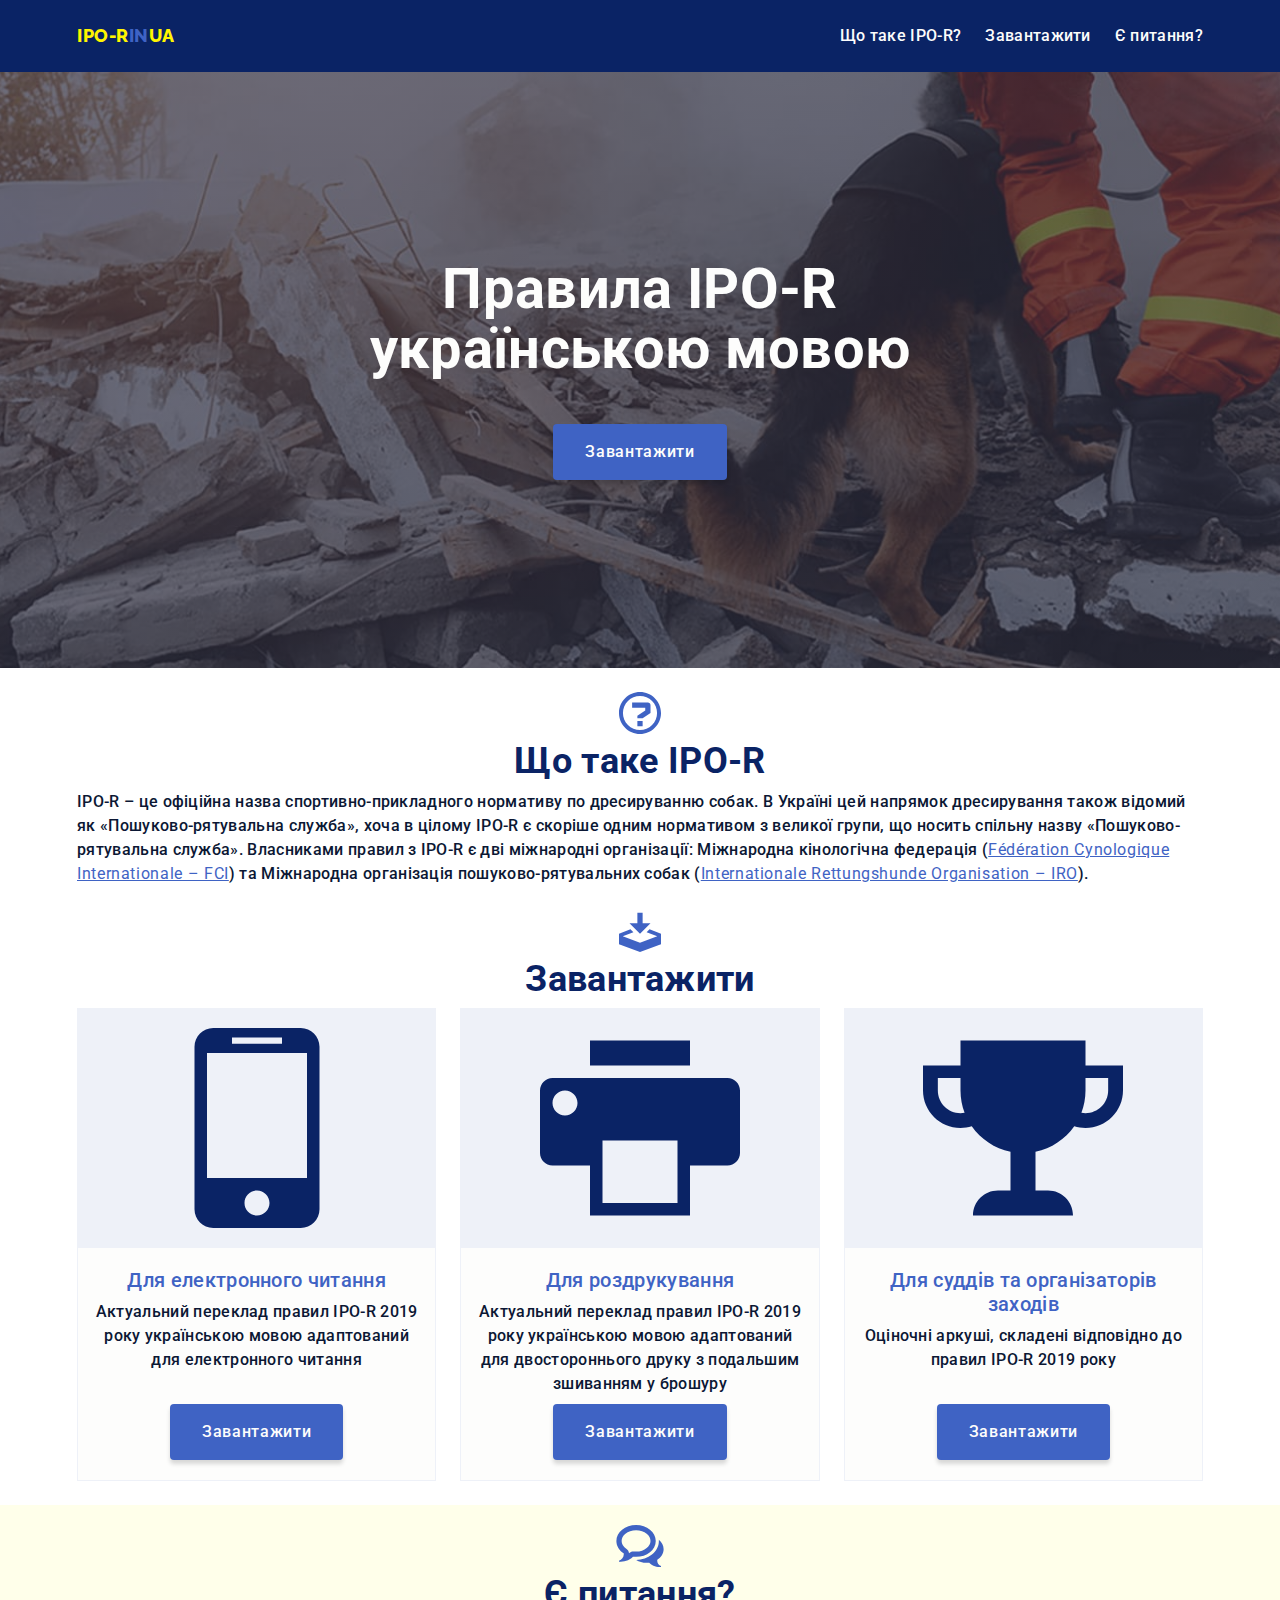
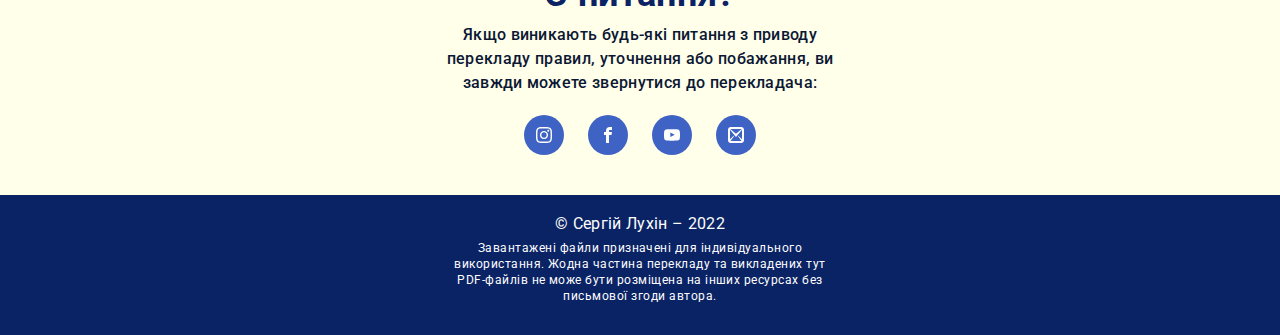
<file: index.html>
<!DOCTYPE html>
<html lang="uk">
  <head>
    <meta charset="UTF-8" />
    <meta http-equiv="X-UA-Compatible" content="IE=edge" />
    <meta name="viewport" content="width=device-width, initial-scale=1.0" />
    <link rel="preconnect" href="https://fonts.googleapis.com" />
    <link rel="preconnect" href="https://fonts.gstatic.com" crossorigin />
    <link
      href="https://fonts.googleapis.com/css2?family=Raleway:wght@800&family=Roboto:wght@400;500;700;900&display=swap"
      rel="stylesheet"
    />
    <link rel="stylesheet" href="css/modern-normalize.css" />
    <link rel="stylesheet" href="css/style.css" />
    <title>IPO-R в Україні</title>
  </head>
  <body>
    <header class="header" id="start-view">
      <div class="container header-fluid">
        <a href="#" class="logo">IPO-R<span>IN</span>UA</a>
        <svg class="icon-menu" id="open-menu-btn">
          <use href="./img/icons.svg#icon-menu"></use>
        </svg>

        <div class="header-menu-bg" id="my-menu">
          <div class="header-menu">
            <div class="btn-close-menu">
              <svg class="icon-close-menu" id="close-menu-btn">
                <use href="./img/icons.svg#icon-close"></use>
              </svg>
            </div>
            <!-- пункти меню -->
            <nav>
              <ul class="list-reset header-menu-list">
                <li class="header-menu-item">
                  <a
                    href="#about-section"
                    class="link-menu"
                    id="about-section-btn"
                    >Що таке IPO-R?</a
                  >
                </li>
                <li class="header-menu-item">
                  <a
                    href="#download-section"
                    class="link-menu"
                    id="download-section-btn"
                    >Завантажити</a
                  >
                </li>
                <li class="header-menu-item">
                  <a
                    href="#contacts-section"
                    class="link-menu"
                    id="contacts-section-btn"
                    >Є питання?</a
                  >
                </li>
              </ul>
            </nav>
            <!-- соцмережі топ-меню -->
            <ul class="list-reset contacts-social-list">
              <li class="contacts-social-list-item">
                <a href="#" class="social-btn"
                  ><svg class="icon-social">
                    <use href="./img/icons.svg#icon-instagram"></use></svg
                ></a>
              </li>
              <li class="contacts-social-list-item">
                <a href="#" class="social-btn"
                  ><svg class="icon-social">
                    <use href="./img/icons.svg#icon-facebook"></use></svg
                ></a>
              </li>
              <li class="contacts-social-list-item">
                <a href="#" class="social-btn"
                  ><svg class="icon-social">
                    <use href="./img/icons.svg#icon-youtube"></use></svg
                ></a>
              </li>
              <li class="contacts-social-list-item" id="open-mail-form">
                <a href="#" class="social-btn"
                  ><svg class="icon-social">
                    <use href="./img/icons.svg#icon-mail"></use></svg
                ></a>
              </li>
            </ul>
          </div>
        </div>
      </div>
    </header>
    <main>
      <!--hero-->
      <section class="hero">
        <div class="container hero-fluid">
          <h1 class="hero-title">Правила IPO-R українською мовою</h1>
          <a href="./download/IPO-R_2019_UA.pdf" class="button">Завантажити</a>
        </div>
      </section>
      <!--about-->
      <section class="about" id="about-section">
        <div class="container">
          <svg class="icon-title">
            <use href="./img/icons.svg#icon-about"></use>
          </svg>
          <h2 class="header-2 about-title">Що таке IPO-R</h2>
          <p class="body-medium-text">
            IPO-R – це офіційна назва спортивно-прикладного нормативу по
            дресируванню собак. В Україні цей напрямок дресирування також
            відомий як «Пошуково-рятувальна служба», хоча в цілому IPO-R є
            скоріше одним нормативом з великої групи, що носить спільну назву
            «Пошуково-рятувальна служба». Власниками правил з IPO-R є дві
            міжнародні організації: Міжнародна кінологічна федерація (<a
              href="https://www.fci.be/"
              class="link-text"
              >Fédération Cynologique Internationale – FCI</a
            >) та Міжнародна організація пошуково-рятувальних собак (<a
              href="https://www.iro-dogs.org/"
              class="link-text"
              >Internationale Rettungshunde Organisation – IRO</a
            >).
          </p>
        </div>
      </section>
      <!--download-->
      <section class="download" id="download-section">
        <div class="container">
          <svg class="icon-title">
            <use href="./img/icons.svg#icon-download"></use>
          </svg>
          <h2 class="header-2 download-title">Завантажити</h2>
          <ul class="list-reset download-list">
            <li class="download-list-item">
              <div class="download-capture">
                <div class="download-capture-text">
                  <h3 class="header-3">Для електронного читання</h3>
                  <p class="body-medium-text">
                    Актуальний переклад правил IPO-R 2019 року українською мовою
                    адаптований для електронного читання
                  </p>
                </div>
                <a href="./download/IPO-R_2019_UA.pdf" class="button"
                  >Завантажити</a
                >
              </div>
            </li>
            <li class="download-list-item">
              <div class="download-capture">
                <div class="download-capture-text">
                  <h3 class="header-3">Для роздрукування</h3>
                  <p class="body-medium-text">
                    Актуальний переклад правил IPO-R 2019 року українською мовою
                    адаптований для двостороннього друку з подальшим зшиванням у
                    брошуру
                  </p>
                </div>
                <a href="./download/IPO-R_2019_UA-print.pdf" class="button"
                  >Завантажити</a
                >
              </div>
            </li>
            <li class="download-list-item">
              <div class="download-capture">
                <div class="download-capture-text">
                  <h3 class="header-3">Для суддів та організаторів заходів</h3>
                  <p class="body-medium-text">
                    Оціночні аркуші, складені відповідно до правил IPO-R 2019
                    року
                  </p>
                </div>
                <a
                  href="./download/ScoreSheetIPO-R-2019_UA_all.pdf"
                  class="button"
                  >Завантажити</a
                >
              </div>
            </li>
          </ul>
        </div>
      </section>
      <!--contacts-->
      <section class="contacts" id="contacts-section">
        <div class="container">
          <svg class="icon-title">
            <use href="./img/icons.svg#icon-contacts"></use>
          </svg>
          <h2 class="header-2 contacts-title">Є питання?</h2>
          <p class="body-medium-text contacts-text">
            Якщо виникають будь-які питання з приводу перекладу правил,
            уточнення або побажання, ви завжди можете звернутися до перекладача:
          </p>
          <ul class="list-reset contacts-social-list">
            <li class="contacts-social-list-item">
              <a
                href="https://instagram.com/doggypoet"
                target="_blank"
                rel="noreferrer noopener"
                class="social-btn"
                ><svg class="icon-social">
                  <use href="./img/icons.svg#icon-instagram"></use></svg
              ></a>
            </li>
            <li class="contacts-social-list-item">
              <a
                href="https://facebook.com/doggypoet"
                target="_blank"
                rel="noreferrer noopener"
                class="social-btn"
                ><svg class="icon-social">
                  <use href="./img/icons.svg#icon-facebook"></use></svg
              ></a>
            </li>
            <li class="contacts-social-list-item">
              <a
                href="https://youtube.com/doggypoet"
                target="_blank"
                rel="noreferrer noopener"
                class="social-btn"
                ><svg class="icon-social">
                  <use href="./img/icons.svg#icon-youtube"></use></svg
              ></a>
            </li>
            <li class="contacts-social-list-item" id="open-mail-form-footer">
              <a href="#" class="social-btn"
                ><svg class="icon-social">
                  <use href="./img/icons.svg#icon-mail"></use></svg
              ></a>
            </li>
          </ul>
        </div>
      </section>
    </main>
    <footer class="footer">
      <div class="container">
        <p class="footer-autor">© Сергій Лухін – <span>2022</span></p>
        <p class="small-text footer-attancion">
          Завантажені файли призначені для індивідуального використання. Жодна
          частина перекладу та викладених тут PDF-файлів не може бути розміщена
          на інших ресурсах без письмової згоди автора.
        </p>
      </div>
    </footer>
    <!--popup-->
    <div class="popup-scroll" id="modal-mail-form">
      <div class="popup-bg">
        <div class="popup-block">
          <svg class="popup-icon" id="close-mail-form">
            <use href="./img/icons.svg#icon-close"></use>
          </svg>
          <form class="popup-form">
            <p class="small-text popup-label">Ваше ім'я</p>
            <input type="text" name="username" class="popup-input" />
            <p class="small-text popup-label">E-mail</p>
            <input type="email" name="email" class="popup-input" />
            <p class="small-text popup-label">Питання</p>
            <textarea name="question" class="popup-input-big"></textarea>
            <button type="button" class="button">Відправити</button>
          </form>
        </div>
      </div>
    </div>
    <!--button-up-->
    <a href="#start-view" class="button-up" id="my-button-up">
      <svg class="icon-fix" width="32" height="32">
        <use href="./img/icons.svg#icon-arrowup"></use>
      </svg>
    </a>
    <script src="./java/script.js"></script>
  </body>
</html>
</file>
<file: css/style.css>
:root {
  --night: #0b1734;
  --dark-blue: #0a2365;
  --light-blue: #3f63c4;
  --sunny-day: #fdfdfc;
  --snow-white: #ffffff;
  --yellow: #fff500;
  --cloud: #eef1f8;
  --darkness: rgba(46, 47, 66, 0.7);
}
body {
  font-family: "Roboto", sans-serif;
  color: var(--night);
  letter-spacing: 0.02em;
  width: 100%;
}
p,
div,
svg {
  margin: 0;
  padding: 0;
}
.container {
  padding: 0 16px;
}
.list-reset {
  margin: 0;
  padding: 0;
  list-style-type: none;
}
/*fonts*/
.logo {
  font-family: "Raleway";
  font-family: "Raleway";
  font-weight: 800;
  font-size: 18px;
  line-height: 1.17;
  letter-spacing: 0.03em;
  text-transform: uppercase;
  text-decoration: none;
  color: var(--yellow);
}
.logo > span {
  color: var(--light-blue);
}
.header-1 {
  margin: 0;
  font-weight: 700;
  font-size: 56px;
  line-height: 1.07;
  text-align: center;
}
.header-2 {
  margin: 0;
  font-weight: 700;
  font-size: 36px;
  line-height: 1.11;
  color: var(--dark-blue);
  text-align: center;
}
.header-3 {
  margin: 0;
  font-weight: 500;
  font-size: 20px;
  line-height: 1.2;
  text-align: center;
  color: var(--light-blue);
}
.body-text {
  font-weight: 400;
  font-size: 16px;
  line-height: 1.5;
}
.small-text {
  font-weight: 400;
  font-size: 12px;
  line-height: 1.33;
  letter-spacing: 0.04em;
}
.body-medium-text {
  margin: 0;
  font-weight: 500;
  font-size: 16px;
  line-height: 1.5;
}
.link-text {
  font-weight: 400;
  font-size: 16px;
  line-height: 1.5;
  letter-spacing: 0.04em;
  color: var(--primary-brand);
  text-decoration: underline;
  color: var(--light-blue);
}
.link-text:hover,
.link-text:focus {
  color: var(--dark-blue);
}
.icon-title {
  display: block;
  height: 42px;
  margin: 0 auto;
  fill: var(--light-blue);
  margin-bottom: 8px;
}
/*buttons*/
.button {
  display: inline-block;
  font-weight: 500;
  font-size: 16px;
  line-height: 1.5;
  letter-spacing: 0.04em;
  text-decoration: none;
  color: var(--sunny-day);
  padding: 16px 32px;
  background-color: var(--light-blue);
  border-radius: 4px;
  box-shadow: 0px 4px 4px rgba(0, 0, 0, 0.15);
}
.button:hover,
.button:focus {
  background-color: var(--dark-blue);
}
/*header*/
.header {
  background-color: var(--dark-blue);
  padding: 24px 0;
}
.header-fluid {
  display: flex;
  justify-content: space-between;
  align-items: center;
}
.icon-menu {
  width: 22px;
  height: 22px;
  fill: var(--sunny-day);
  cursor: pointer;
}
.header-menu-bg {
  position: fixed;
  top: 0;
  right: 0;
  background-color: var(--darkness);
  width: 100%;
  height: 100%;

  opacity: 0;
  pointer-events: none;
  transition: opacity 250ms cubic-bezier(0.4, 0, 0.2, 1);
}
.header-menu {
  background-color: var(--dark-blue);
  height: 100%;
  display: flex;
  flex-direction: column;
  justify-content: space-between;
  padding-bottom: 80px;
  filter: drop-shadow(-5px 0px 8px rgba(0, 0, 0, 0.4));

  position: absolute;
  top: 0;
  right: 0;
  transform: translateX(100%);
  transition: transform 250ms ease;
}
.header-menu-bg.visible-element > .header-menu {
  transform: translateX(0);
}
.btn-close-menu {
  padding: 24px 24px 54px;
}
.icon-close-menu {
  width: 22px;
  height: 22px;
  fill: var(--sunny-day);
  cursor: pointer;
  display: block;
  margin-left: auto;
}
nav {
  flex-grow: 1;
}
.header-menu-list {
  padding: 0 40px;
}
.header-menu-item {
  margin-bottom: 40px;
  text-align: left;
}
.header-menu-item:last-child {
  margin-bottom: 0;
}
.link-menu {
  margin: 0;
  font-weight: 700;
  font-size: 36px;
  line-height: 1.11;
  color: var(--sunny-day);
  text-decoration: none;
}
.link-menu:hover,
.link-menu:focus {
  color: var(--yellow);
}
/*hero*/
.hero {
  background: linear-gradient(var(--darkness), var(--darkness)),
    var(--dark-blue) url(../img/hero-img.jpg) no-repeat center;
  background-size: cover;
  padding: 112px 0px;
}
.hero-fluid {
  text-align: center;
}
.hero-title {
  margin: 0;
  font-weight: 700;
  font-size: 36px;
  line-height: 1.11;
  color: var(--sunny-day);
  text-align: center;
  margin-bottom: 72px;
}
/*about*/
.about {
  padding-top: 24px;
}
.about-title {
  margin-bottom: 8px;
}
.about-title::before {
}
/*download*/
.download {
  padding: 24px 0;
}
.download-title {
  margin-bottom: 8px;
}
.download-list-item {
  display: flex;
  flex-direction: column;
}
.download-list-item:not(:last-child) {
  margin-bottom: 20px;
}
.download-list-item::before {
  content: "";
  display: block;
  height: 240px;
  background-color: var(--cloud);
  background-repeat: no-repeat;
  background-position: center;
}
.download-list-item:nth-child(1)::before {
  background-image: url(../img/tablet.svg);
}
.download-list-item:nth-child(2)::before {
  background-image: url(../img/printer.svg);
}
.download-list-item:nth-child(3)::before {
  background-image: url(../img/trophy.svg);
}
.download-title {
  margin-bottom: 8px;
}
.download-capture {
  flex-grow: 1;
  background-color: var(--sunny-day);
  border: 1px solid var(--cloud);
  border-top: 0;
  padding: 20px 16px;
  text-align: center;
  display: flex;
  flex-direction: column;
  justify-content: space-between;
  align-items: center;
}
.download-capture-text {
  padding-bottom: 8px;
}
.download-capture-text > h3 {
  margin-bottom: 8px;
}
/*contacts*/
.contacts {
  padding: 20px 0 40px;
  text-align: center;
  background-color: #ffffea; /*придумати змінну*/
}
.contacts-title {
  margin-bottom: 8px;
}
.contacts-text {
  margin-bottom: 20px;
}
.contacts-social-list {
  display: flex;
  justify-content: center;
}
.contacts-social-list-item:not(:last-child) {
  margin-right: 24px;
}
.social-btn {
  display: block;
  background: var(--light-blue);
  border-radius: 50%;
  width: 40px;
  height: 40px;
  padding: 12px;
  color: var(--sunny-day);
}
.social-btn:hover,
.social-btn:focus {
  background: var(--yellow);
  color: var(--night);
}
.icon-social {
  display: block;
  height: 16px;
  width: 16px;
  fill: currentColor;
}

/*footer*/
.footer {
  padding: 20px 0 30px;
  text-align: center;
  background-color: var(--dark-blue);
  color: var(--sunny-day);
}
.footer-autor {
  margin-bottom: 8px;
}
.footer-attancion {
  max-width: 396px;
  margin: 0 auto;
}
/*popup*/
.popup-scroll {
  width: 100%;
  height: 100%;
  position: fixed;
  top: 0;
  left: 0;
  opacity: 0;
  pointer-events: none;
  transition: opacity 500ms cubic-bezier(0.4, 0, 0.2, 1);
}
.popup-bg {
  display: flex;
  align-items: center;
  justify-content: center;
  width: 100%;
  height: 100%;
  background-color: var(--darkness);
}
.popup-block {
  background-color: var(--sunny-day);
  width: 100%;
  height: 100%;
  padding: 28px 28px 44px 28px;
}
.popup-icon {
  fill: var(--light-blue);
  width: 16px;
  height: 16px;
  cursor: pointer;
  margin-left: calc(100% - 16px);
}
.popup-icon:is(:focus, :hover) {
  fill: var(--dark-blue);
}
.popup-form {
  padding-top: 28px;
}
.popup-label {
  margin-bottom: 8px;
}
.popup-input {
  width: 100%;
  height: 48px;
  border: 1px solid var(--cloud);
  border-radius: 8px;
  padding: 0 16px;
  margin-bottom: 20px;
}
.popup-input-big {
  width: 100%;
  height: 192px;
  border: 1px solid var(--cloud);
  border-radius: 8px;
  padding: 16px 16px;
  margin-bottom: 32px;
}
.popup-input:focus,
.popup-input:hover,
.popup-input:active,
.popup-input-big:focus,
.popup-input-big:hover,
.popup-input-big:active {
  border: 1px solid var(--dark-blue);
}
.popup-form > .button {
  border: 0;
  cursor: pointer;
  display: block;
  margin: 0 auto;
}

/*кнлопка вгору*/
.button-up {
  display: block;
  position: fixed;
  bottom: 0;
  right: 25px;
  background-color: rgba(255, 255, 255, 0.45);
  width: 50px;
  height: 100px;
  border: 1px solid var(--light-blue);
  border-bottom: 0;
  text-align: center;
  padding-top: 15px;
  border-top-right-radius: 25px;
  border-top-left-radius: 25px;
  color: var(--light-blue);
  opacity: 0;
  pointer-events: none;
  transition: opacity 250ms cubic-bezier(0.4, 0, 0.2, 1);
}
.button-up:is(:hover, :focus) {
  color: var(--dark-blue);
  border-color: var(--dark-blue);
}
.icon-fix {
  fill: currentColor;
}

/*активізація меню і popup*/
.visible-element {
  opacity: 1;
  pointer-events: all;
}
.stop-scroll {
  position: fixed;
}

/*===========================================Tablet style===========================================*/
@media screen and (min-width: 768px) {
  /*header*/
  .header-menu-bg {
    position: static;
    background-color: transparent;
    width: auto;
    height: auto;
    opacity: 1;
    pointer-events: all;
  }
  .header-menu {
    position: static;
    background-color: transparent;
    height: auto;
    display: flex;
    flex-direction: row;
    padding-bottom: 0;
    filter: none;
    transform: translateX(0);
  }
  nav {
    flex-grow: 0;
  }
  .btn-close-menu {
    display: none;
  }
  .icon-menu {
    display: none;
  }
  .header-menu-list {
    display: flex;
    padding: 0;
  }
  .header-menu-item {
    margin-right: 24px;
    margin-bottom: auto;
    text-align: left;
  }
  .header-menu-item:last-child {
    margin-right: 0;
    margin-bottom: 0;
  }
  .link-menu {
    margin: 0;
    font-weight: 500;
    font-size: 16px;
    line-height: 1.5;
    color: var(--sunny-day);
    text-decoration: none;
    padding: 24px 0;
  }
  .link-menu:hover,
  .link-menu:focus {
    color: var(--yellow);
    border-bottom: 2px solid var(--yellow);
    padding-bottom: 24px;
  }
  .header-menu > .contacts-social-list {
    display: none;
  }
  /*hero*/
  .hero {
    background: linear-gradient(var(--darkness), var(--darkness)),
      var(--dark-blue) url(../img/hero-img-desktop.jpg) no-repeat center;
    background-size: cover;
    padding: 108px 0px;
  }
  .hero-title {
    font-weight: 700;
    font-size: 56px;
    line-height: 1.07;
    text-align: center;
    color: var(--sunny-day);
    width: 588px;
    margin: 0 auto 44px;
  }
  /*download*/
  .download-list {
    display: flex;
    flex-wrap: wrap;
    row-gap: 28px;
    column-gap: 24px;
  }
  .download-list-item {
    margin: 0;
    width: calc((100% - 24px) / 2);
  }
  .download-list-item:not(:last-child) {
    margin-bottom: 0px;
  }
  /*contacts*/
  .contacts-text {
    width: 396px;
    margin-left: auto;
    margin-right: auto;
  }
  /*popup*/

  .popup-bg {
    min-height: 676px;
  }
  .popup-scroll {
    overflow: auto;
  }
  .popup-scroll.visible-element .popup-block {
    transform: scale(1);
  }

  .popup-block {
    background-color: var(--sunny-day);
    width: 428px;
    max-height: 620px;
    border-radius: 8px;
    transform: scale(0.9);
    transition: transform 500ms cubic-bezier(0.4, 0, 0.2, 1);
  }
}
/*===========================================Desktop style===========================================*/
@media screen and (min-width: 1024px) {
  .container {
    max-width: 1158px;
    margin: 0 auto;
  }
  .hero {
    padding: 188px 0px;
  }
  .download-list-item {
    margin: 0;
    width: calc((100% - 2 * 24px) / 3);
  }
  .stop-scroll {
    padding-right: 15px;
  }
}
</file>
